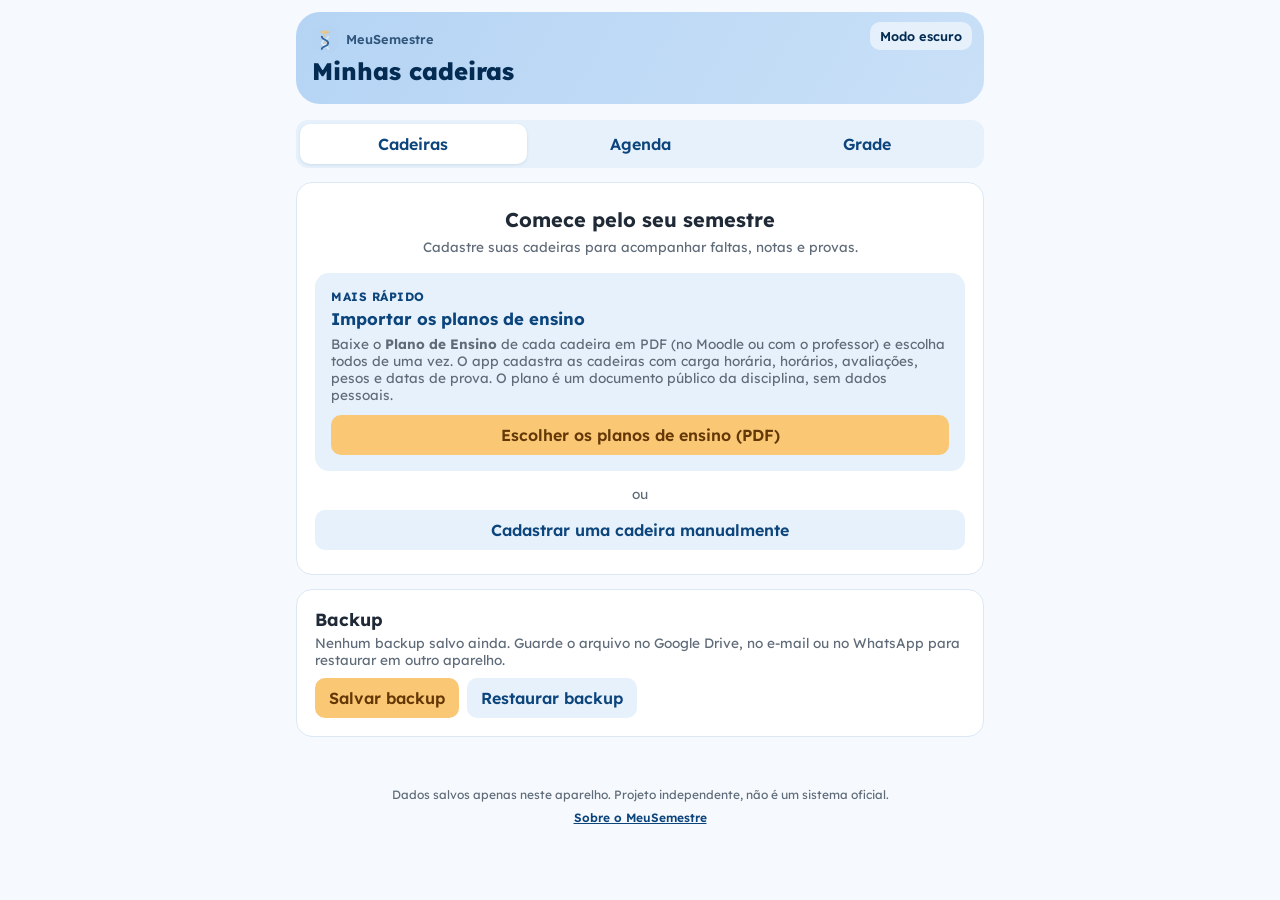
<file: index.html>
<!DOCTYPE html>
<html lang="pt-BR">
<head>
<meta charset="UTF-8">
<meta name="viewport" content="width=device-width, initial-scale=1">
<meta name="theme-color" content="#F6FAFE">
<link rel="manifest" href="manifest.json">
<link rel="icon" href="img/icon-192.png">
<link rel="apple-touch-icon" href="img/icon-192.png">
<meta name="apple-mobile-web-app-capable" content="yes">
<meta name="apple-mobile-web-app-title" content="MeuSemestre">
<!-- Fica inline de propósito: aplica o tema escuro antes da primeira pintura, para a tela não piscar em branco. -->
<script>try{ const t=localStorage.getItem("meusemestre-tema"); if(t==="escuro"||(t!=="claro"&&matchMedia("(prefers-color-scheme: dark)").matches)) document.documentElement.classList.add("escuro"); }catch(e){}</script>
<title>MeuSemestre</title>
<!-- A fonte do texto (latin) começa a baixar junto com o CSS, para a troca da fonte reserva acontecer cedo. -->
<link rel="preload" href="fonts/lexend-latin.woff2" as="font" type="font/woff2" crossorigin>
<link rel="stylesheet" href="css/base.css">
<link rel="stylesheet" href="css/componentes.css">
</head>
<body>
<header>
  <div class="barra-topo" style="display:flex;align-items:center;gap:8px"><img src="img/icon-192.png" alt="" width="26" height="26" style="border-radius:7px">MeuSemestre</div><button class="tema" id="btn-tema" onclick="trocarTema()"></button>
  <div class="barra-titulo"><div id="topo"></div><h1 id="titulo">Faltas e Notas</h1></div>
</header>
<main id="app"></main>
<footer>Dados salvos apenas neste aparelho. Projeto independente, não é um sistema oficial.<br><a href="#" onclick="ir('sobre');return false" style="color:var(--primaria);font-weight:600;display:inline-block;margin-top:8px">Sobre o MeuSemestre</a></footer>

<script type="module" src="js/app.js"></script>
</body>
</html>
</file>
<file: css/base.css>
/* MeuSemestre: variáveis de cor, tema claro/escuro e tipografia base. */
/* Lexend variável (pesos 100 a 900), hospedada no projeto: funciona offline e não chama servidores de terceiros.
   Arquivos oficiais do Google Fonts (v26), subconjuntos latin e latin-ext; licença em fonts/OFL.txt. */
@font-face{font-family:"Lexend";font-style:normal;font-weight:100 900;font-display:swap;src:url(../fonts/lexend-latin-ext.woff2) format("woff2");
  unicode-range:U+0100-02BA,U+02BD-02C5,U+02C7-02CC,U+02CE-02D7,U+02DD-02FF,U+0304,U+0308,U+0329,U+1D00-1DBF,U+1E00-1E9F,U+1EF2-1EFF,U+2020,U+20A0-20AB,U+20AD-20C4,U+2113,U+2C60-2C7F,U+A720-A7FF}
@font-face{font-family:"Lexend";font-style:normal;font-weight:100 900;font-display:swap;src:url(../fonts/lexend-latin.woff2) format("woff2");
  unicode-range:U+0000-00FF,U+0131,U+0152-0153,U+02BB-02BC,U+02C6,U+02DA,U+02DC,U+0304,U+0308,U+0329,U+2000-206F,U+20AC,U+2122,U+2191,U+2193,U+2212,U+2215,U+FEFF,U+FFFD}
:root{
  --primaria:#0C447C; --primaria-clara:#E6F1FB; --destaque:#0C447C;
  --topo:#B5D4F4; --topo-2:#C9E0F7; --topo-3:#D6E4F5; --topo-texto:#042C53; --barra-cor:#85B7EB;
  --botao:#FAC775; --botao-texto:#633806;
  --texto:#1f2a36; --suave:#5f6b78; --fundo:#F6FAFE; --card:#ffffff; --borda:#dce8f4;
  --ok:#639922; --atencao:#BA7517; --exame:#D85A30; --erro:#E24B4A;
  --ok-f:#EAF3DE; --ok-t:#27500A; --at-f:#FAEEDA; --at-t:#633806; --ex-f:#FAECE7; --ex-t:#712B13; --er-f:#FCEBEB; --er-t:#791F1F; --ne-f:#EEF1F4; --ne-t:#4a5562;
  --raio:16px;
  --campo:#fff; --perigo-fundo:#FCEBEB; --semana-fundo:#FAEEDA; --semana-texto:#633806; --hoje-fundo:#F5C4B3; --hoje-texto:#712B13; --aviso-fundo:#FDF6E8;
}
html.escuro{
  --primaria:#B5D4F4; --primaria-clara:#17293b; --destaque:#B5D4F4;
  --topo:#16283a; --topo-2:#1d3350; --topo-3:#1a2d42; --topo-texto:#E6F1FB; --barra-cor:#85B7EB;
  --botao:#FAC775; --botao-texto:#412402;
  --texto:#e6edf5; --suave:#93a3b5; --fundo:#0d1620; --card:#142130; --borda:#22344a;
  --ok:#97C459; --atencao:#EF9F27; --exame:#F0997B; --erro:#F09595;
  --ok-f:#23360f; --ok-t:#C0DD97; --at-f:#3b2a0c; --at-t:#FAC775; --ex-f:#3d2015; --ex-t:#F5C4B3; --er-f:#3d1818; --er-t:#F7C1C1; --ne-f:#1e2c3b; --ne-t:#b6c3d0;
  --campo:#0d1620; --perigo-fundo:#3d1818; --semana-fundo:#3b2a0c; --semana-texto:#FAC775; --hoje-fundo:#4a2516; --hoje-texto:#F5C4B3; --aviso-fundo:#2a2210;
}
*{box-sizing:border-box}
/* Sem zoom de dois toques (no iPhone, dois toques rápidos num botão ampliavam a página).
   "manipulation" mantém rolagem e zoom de pinça; o viewport continua permitindo zoom, por acessibilidade. */
html,body,a,button,input,select,label,[onclick]{touch-action:manipulation}
body{margin:0;font-family:"Lexend",system-ui,-apple-system,"Segoe UI",Roboto,sans-serif;background:var(--fundo);color:var(--texto)}
</file>
<file: css/componentes.css>
/* MeuSemestre: cabeçalho, cards, abas, botões, formulários, agenda, grade e animações.
   Carregado depois de base.css. */
header{position:relative;background:var(--topo);color:var(--topo-texto);border-radius:24px;width:calc(100% - 32px);max-width:688px;margin:max(12px,env(safe-area-inset-top)) auto 0}
.barra-topo{padding:14px 16px 0;font-size:.8rem;font-weight:600;opacity:.75}
.barra-titulo{padding:4px 16px 18px}
header h1{margin:0;font-size:1.5rem;font-weight:800}
.tema{position:absolute;right:12px;top:10px;background:rgba(255,255,255,.55);color:var(--topo-texto);font-weight:600;padding:6px 10px;font-size:.8rem}
html.escuro .tema{background:rgba(255,255,255,.1)}
main{max-width:720px;margin:0 auto;padding:16px}
.card{background:var(--card);border:1px solid var(--borda);border-radius:var(--raio);padding:18px;margin-bottom:14px}
.nome-cad{color:var(--destaque);font-size:1.25rem;font-weight:700;margin:4px 0 8px}
.rotulo{color:var(--suave);font-size:.8rem}
.media-linha{display:flex;justify-content:space-between;align-items:center;background:var(--primaria-clara);border-radius:12px;padding:10px 14px;margin:12px 0;font-size:1.1rem;font-weight:700;color:var(--primaria)}
.nota-bloco{margin:12px 0;color:var(--suave);font-size:1.05rem}
.nota-bloco .sub{display:flex;gap:8px;align-items:center;margin:8px 0 0 10px;color:var(--suave);font-size:.95rem}
.nota-bloco .sub::before{content:"";width:8px;height:8px;border-radius:50%;background:var(--barra-cor);flex:none}
.nota-bloco .nm{color:var(--primaria)}
.nota-bloco input{width:80px;padding:6px;margin-left:auto}
.card h2{margin:0 0 4px;font-size:1.1rem}
.meta{color:var(--suave);font-size:.85rem}
button{font:inherit;border:0;border-radius:10px;padding:10px 14px;cursor:pointer;background:var(--botao);color:var(--botao-texto);font-weight:600}
button.sec{background:var(--primaria-clara);color:var(--primaria)}
button.perigo{background:var(--perigo-fundo);color:var(--erro)}
button.mini{padding:6px 10px;font-size:.85rem}
.linha{display:flex;gap:8px;align-items:center;flex-wrap:wrap}
.entre{justify-content:space-between}
/* Mínimo de 16px: com menos, o iPhone dá zoom ao focar o campo (ex.: horários dentro de label, notas em .sub). */
input,select{font:inherit;font-size:max(1em,16px);padding:10px;border:1px solid var(--borda);border-radius:10px;width:100%;background:var(--campo);color:var(--texto)}
input[type=date]{color-scheme:light} html.escuro input[type=date]{color-scheme:dark}
label{font-size:.85rem;color:var(--suave);display:block;margin:10px 0 4px}
.barra{height:10px;background:var(--primaria-clara);border-radius:99px;overflow:hidden;margin:8px 0;contain:layout paint}
/* A largura é animada em JS (animacoes.js); aqui só a cor, que troca suave ao cruzar cada nível. */
.barra>div{height:100%;border-radius:99px;transition:background-color .2s}
.sem-trans .barra>div{transition:none !important}
.status{display:inline-block;padding:4px 10px;border-radius:99px;font-size:.8rem;font-weight:700}
.s-ok{background:var(--ok-f);color:var(--ok-t)} .s-atencao{background:var(--at-f);color:var(--at-t)} .s-exame{background:var(--ex-f);color:var(--ex-t)} .s-erro{background:var(--er-f);color:var(--er-t)} .s-neutro{background:var(--ne-f);color:var(--ne-t)}
.destaque{background:var(--primaria-clara);border-radius:12px;padding:14px;margin-top:10px}
.destaque .grande{font-size:1.8rem;font-weight:800;color:var(--primaria)}
.aval{display:grid;grid-template-columns:1fr 70px 80px 32px;gap:6px;align-items:center;margin-bottom:6px}
.aval input{padding:8px}
.x{background:none;color:var(--erro);padding:4px;font-size:1.1rem}
.vazio{text-align:center;color:var(--suave);padding:40px 10px}
.volta{display:inline-flex;align-items:center;gap:6px;background:rgba(255,255,255,.55);color:var(--topo-texto);padding:6px 14px 6px 8px;border-radius:99px;margin:4px 0 10px;font-weight:700;font-size:.9rem}
html.escuro .volta{background:rgba(255,255,255,.1)}
.volta svg{width:18px;height:18px;flex:none}
.contador{font-size:2rem;font-weight:800}
.aviso{font-size:.85rem;margin-top:6px}
footer{text-align:center;color:var(--suave);font-size:.75rem;padding:20px}
.abas{position:relative;display:flex;background:var(--primaria-clara);border-radius:12px;padding:4px;margin-bottom:14px}
.abas button{position:relative;z-index:1;flex:1;background:none;color:var(--primaria)}
.abas .ind{position:absolute;z-index:0;top:4px;bottom:4px;left:4px;border-radius:10px;background:var(--card);box-shadow:0 1px 3px rgba(12,68,124,.12);transition:transform .35s cubic-bezier(.3,1.3,.5,1)}
.abas:not([data-ok]) button.on{background:var(--card);box-shadow:0 1px 3px rgba(12,68,124,.12)}
@keyframes entra{from{opacity:0;transform:translateY(10px)}to{opacity:1;transform:none}}
/* backwards (e não both): depois de terminar, a animação não pode prender o transform do arraste. */
.entra{animation:entra .26s cubic-bezier(.2,.8,.3,1) backwards}
@keyframes onda{0%{background-position:0% 50%}50%{background-position:100% 50%}100%{background-position:0% 50%}}
header{background:linear-gradient(120deg,var(--topo),var(--topo-2),var(--topo),var(--topo-3)) !important;background-size:300% 300% !important;animation:onda 16s ease-in-out infinite}
.carregando{height:8px;border-radius:99px;background:var(--primaria-clara);overflow:hidden;margin-top:10px}
.carregando>div{height:100%;border-radius:99px;background:var(--barra-cor);transition:width .3s}
@keyframes brilho{0%{transform:translateX(-100%)}100%{transform:translateX(250%)}}
.carregando.vai{position:relative}.carregando.vai::after{content:"";position:absolute;top:0;bottom:0;width:40%;background:linear-gradient(90deg,transparent,rgba(255,255,255,.6),transparent);animation:brilho 1.2s infinite}
@media (prefers-reduced-motion: reduce){ header{animation:none} .entra{animation:none} .abas .ind,.barra>div{transition:none} .carregando.vai::after{animation:none} }
.ag{display:flex;gap:12px;align-items:center;padding:12px 0;border-bottom:1px solid var(--borda)} .ag:last-child{border-bottom:0}
.ag-data{width:54px;text-align:center;border-radius:10px;padding:6px 0;background:var(--primaria-clara);color:var(--primaria);flex:none}
.ag-data b{display:block;font-size:1.3rem;line-height:1} .ag-data span{font-size:.7rem;text-transform:uppercase}
.ag-hoje{background:var(--hoje-fundo);color:var(--hoje-texto)} .ag-semana{background:var(--semana-fundo);color:var(--semana-texto)} .ag-passou{opacity:.55}
.tag{font-size:.75rem;font-weight:700;color:var(--primaria);text-transform:uppercase;letter-spacing:.5px}
.card-cad{-webkit-user-select:none;user-select:none;-webkit-touch-callout:none;transition:box-shadow .15s,transform .12s ease}
.card-cad.arrastando{position:relative;z-index:5;box-shadow:0 12px 30px rgba(12,68,124,.25);transition:none;cursor:grabbing}
.resumo{display:flex;gap:16px;margin-top:10px;font-size:.85rem}
.resumo b{display:block;font-size:1.1rem;color:var(--texto)}
/* Resposta ao toque: botões e cards afundam de leve. Só sem prefers-reduced-motion. */
@media (prefers-reduced-motion: no-preference){
  button{transition:transform .12s ease}
  button:active{transform:scale(.96)}
  .card-cad:active{transform:scale(.99)}
}
@media (prefers-reduced-motion: reduce){ .card-cad{transition:box-shadow .15s} }
</file>
